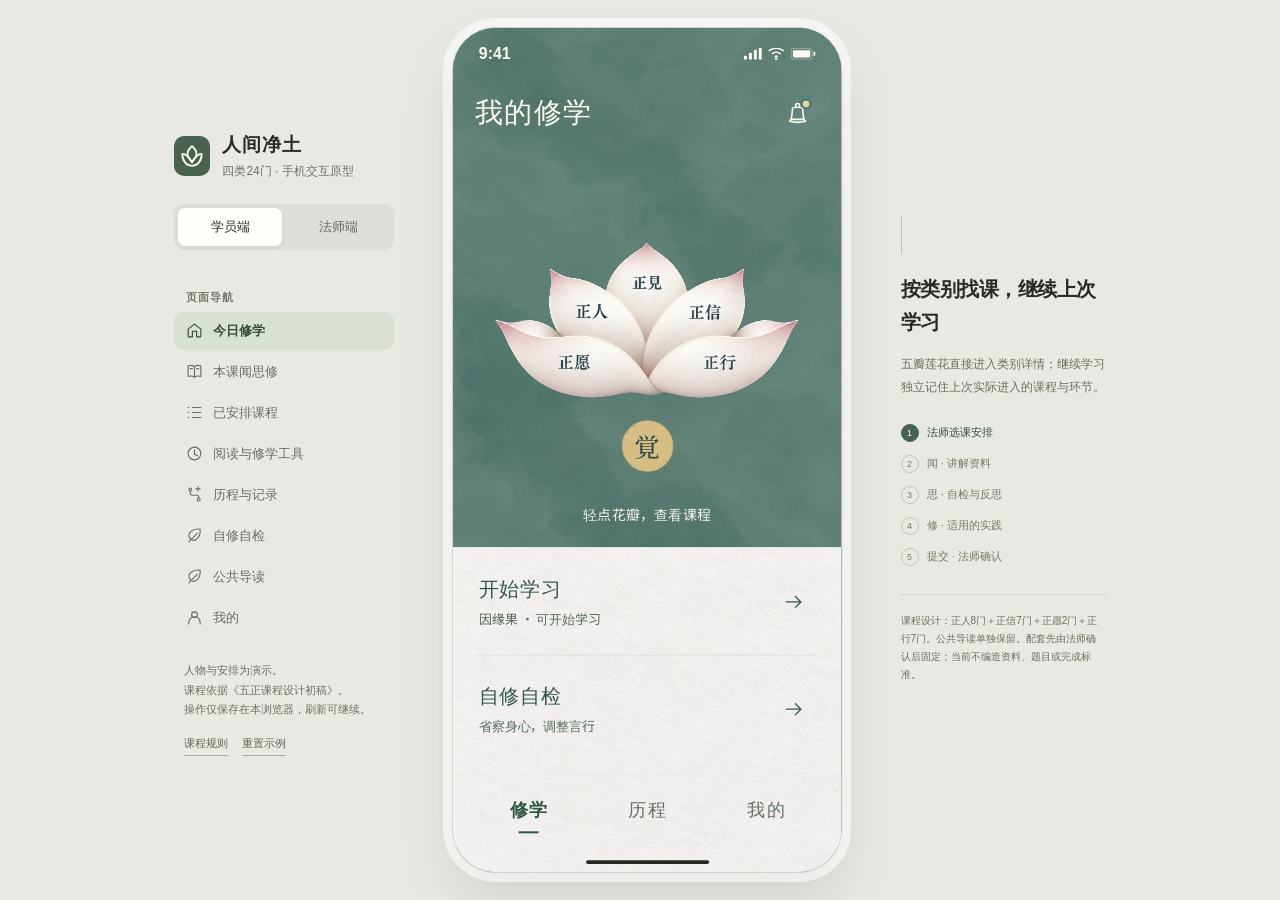
<file: prototype/index.html>
<!doctype html>
<html lang="zh-CN">
<head>
  <meta charset="utf-8">
  <meta name="viewport" content="width=device-width, initial-scale=1, viewport-fit=cover">
  <meta name="theme-color" content="#e9e9e4">
  <title>人间净土 · 修学流程原型</title>
  <link rel="icon" href="data:image/svg+xml,%3Csvg xmlns='http://www.w3.org/2000/svg' viewBox='0 0 40 40'%3E%3Crect width='40' height='40' rx='10' fill='%23476250'/%3E%3Cpath d='M20 9C10 18 13 25 20 30C27 25 30 18 20 9Z' fill='none' stroke='%23fffdf6' stroke-width='2'/%3E%3Cpath d='M8 19C8 28 13 32 20 32C27 32 32 28 32 19C26 20 22 24 20 30C18 24 14 20 8 19Z' fill='none' stroke='%23fffdf6' stroke-width='2'/%3E%3C/svg%3E">
  <link rel="stylesheet" href="styles.css?v=home-actions-aligned-2">
  <script src="curriculum.js" defer></script>
  <script src="study-tools.js" defer></script>
  <script src="study-notices.js" defer></script>
  <script src="app.js" defer></script>
</head>
<body>
  <div id="app"></div>
  <noscript>请启用 JavaScript 预览闻思修的交互流程。</noscript>
</body>
</html>
</file>
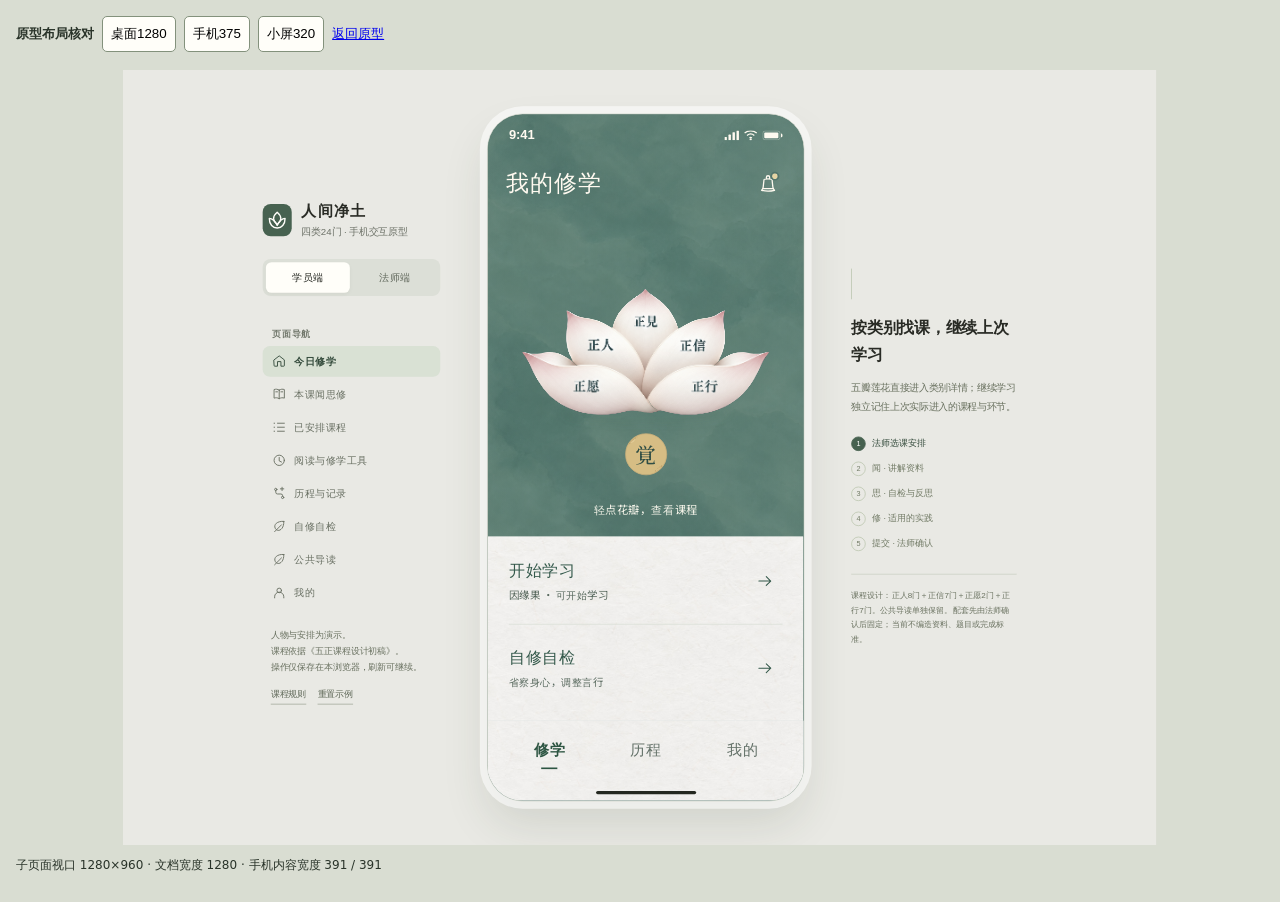
<file: prototype/qa/viewport.html>
<!doctype html><html lang="zh-CN"><meta charset="utf-8"><meta name="viewport" content="width=device-width,initial-scale=1"><title>原型布局核对</title><style>body{margin:0;padding:16px;background:#d9ddd2;font:13px system-ui;color:#293329}header{display:flex;gap:8px;align-items:center;flex-wrap:wrap;margin-bottom:18px}button{padding:8px;border:1px solid #83917c;background:#fffef9;border-radius:5px}#stage{margin:auto;position:relative}iframe{position:absolute;top:0;left:0;border:0;transform-origin:top left}output{display:block;margin:12px 0;font-size:12px}</style><header><strong>原型布局核对</strong><button data-w="1280" data-h="960">桌面1280</button><button data-w="375" data-h="812">手机375</button><button data-w="320" data-h="700">小屏320</button><a href="../">返回原型</a></header><div id="stage"><iframe title="原型响应式预览" src="../"></iframe></div><output></output><script>let w=1280,h=960;function size(){const s=Math.min(1,(innerWidth-32)/w,(innerHeight-125)/h);const f=document.querySelector('iframe');f.style.width=w+'px';f.style.height=h+'px';f.style.transform='scale('+s+')';const stage=document.querySelector('#stage');stage.style.width=w*s+'px';stage.style.height=h*s+'px';}document.addEventListener('click',e=>{if(e.target.dataset.w){w=Number(e.target.dataset.w);h=Number(e.target.dataset.h);size();}});addEventListener('resize',size);setInterval(()=>{const d=document.querySelector('iframe').contentDocument;document.querySelector('output').textContent='子页面视口 '+w+'×'+h+' · 文档宽度 '+d.documentElement.scrollWidth+' · 手机内容宽度 '+(d.querySelector('.phone-content')?.clientWidth||0)+' / '+(d.querySelector('.phone-content')?.scrollWidth||0);},500);size();</script></html>
</file>
<file: prototype/styles.css>
:root{--ink:#292b25;--muted:#69705f;--primary:#476250;--primary-deep:#344b3c;--primary-soft:#e9eee7;--paper:#fffef9;--canvas:#f6f5ee;--line:#e6e7de;--ochre:#986a38;--ochre-soft:#f5ecde;--danger:#a1483f;--stage:#e9e9e4;--radius:16px;--font:-apple-system,BlinkMacSystemFont,"PingFang SC","Microsoft YaHei",sans-serif;--serif:"Songti SC","Noto Serif SC",SimSun,serif;--phone-scale:1}
*{box-sizing:border-box}body{margin:0;background:var(--stage);color:var(--ink);font-family:var(--font);font-size:15px;-webkit-font-smoothing:antialiased}button,input,textarea,select{font:inherit}button,a{-webkit-tap-highlight-color:transparent}button{cursor:pointer;color:inherit}button:disabled{cursor:not-allowed;opacity:.48}button,input,textarea,select,a{outline-offset:4px}button:focus-visible,a:focus-visible,input:focus-visible,textarea:focus-visible,select:focus-visible{outline:2px solid var(--primary)}button{border:0}a{color:var(--primary);text-underline-offset:3px}::selection{background:#dce5d7;color:#233329}input,textarea{caret-color:var(--primary)}svg{width:22px;height:22px;flex:none;vertical-align:middle}h1,h2,h3,h4,p{margin:0}h1,h2,h3{letter-spacing:-.025em}button{transition:background .15s ease,color .15s ease,transform .15s ease}button:active:not(:disabled){transform:translateY(1px)}.preview{height:100dvh;display:flex;gap:58px;align-items:center;justify-content:center;padding:25px 34px;overflow:hidden}.preview-sidebar{width:220px;flex:none;align-self:stretch;display:flex;flex-direction:column;justify-content:center;min-height:0}.preview-brand{display:flex;gap:12px;align-items:center;margin-bottom:24px}.brand-mark{width:36px;height:40px;display:grid;place-items:center;background:var(--primary);color:var(--paper);border-radius:10px}.brand-mark svg{width:26px;height:26px}.preview-brand strong{font-size:19px;letter-spacing:.05em}.preview-brand p{font-size:12px;color:#6d7268;margin-top:5px}.role-switch{padding:4px;display:flex;background:#dcdfd7;border-radius:10px;gap:4px;margin-bottom:24px}.role-switch button{width:50%;padding:10px 6px;font-weight:550;background:transparent;border-radius:7px;color:#636a5e;font-size:13px}.role-switch .active{background:var(--paper);color:var(--ink);box-shadow:0 2px 5px #242b1c0b}.side-heading{font-size:11px;letter-spacing:.08em;color:#70766a;margin:16px 12px 7px;font-weight:600}.preview-links{display:grid;gap:3px}.preview-links button{text-align:left;display:flex;align-items:center;gap:10px;background:transparent;border-radius:9px;padding:10px 12px;font-size:13px;color:#686f62}.preview-links button svg{width:17px;height:17px}.preview-links button:hover{background:#dfe3d9}.preview-links button.active{color:var(--primary-deep);background:#d9e1d4;font-weight:600}.preview-note{font-size:11px;line-height:1.8;color:#68705f;margin:24px 10px 0}.side-actions{display:flex;gap:14px;margin:12px 10px}.side-actions button{padding:4px 0;border-bottom:1px solid #a7ad9e;background:none;font-size:11px;color:#5e6757}.phone-wrap{position:relative;flex:none;width:calc(393px * var(--phone-scale));height:calc(852px * var(--phone-scale))}.phone{position:absolute;top:0;left:0;width:393px;height:852px;transform:scale(var(--phone-scale));transform-origin:top left;display:flex;flex-direction:column;background:var(--canvas);border:1px solid #d2d6cb;border-radius:44px;box-shadow:0 0 0 9px #ffffff92,0 28px 55px #303a2421;overflow:clip;isolation:isolate}.statusbar{height:52px;flex:none;display:flex;justify-content:space-between;align-items:center;padding:0 26px;font-size:16px;font-weight:600;user-select:none}.status-icons{display:flex;align-items:center;gap:6px}.status-icons svg{width:auto;height:12px}.phone-viewport{position:relative;flex:1;min-height:0;display:flex;flex-direction:column;overflow:hidden;isolation:isolate}.phone-content{flex:1;min-height:0;overflow:auto;overscroll-behavior:contain;scrollbar-width:none;scroll-behavior:smooth}.phone-content::-webkit-scrollbar{display:none}.gesture{height:27px;flex:none;display:grid;place-items:end center;padding-bottom:8px;background:var(--paper)}.gesture:after{content:"";width:124px;height:4px;background:#242820;border-radius:5px}.app-bar{height:53px;padding:4px 20px 0;display:flex;align-items:center;justify-content:space-between;gap:8px;flex:none;background:var(--canvas)}.app-bar .bar-title{font-size:17px;font-weight:600}.back{background:transparent;width:36px;height:40px;display:grid;place-items:center;margin-left:-9px}.icon-btn{height:40px;width:40px;display:grid;place-items:center;border-radius:50%;background:none}.icon-btn:hover{background:var(--primary-soft)}.app-wordmark{display:flex;gap:9px;align-items:center;font-family:var(--serif);font-size:21px;letter-spacing:.1em}.app-wordmark svg{width:25px;height:25px;color:var(--primary)}.pad{padding:12px 22px 24px}.page-heading{font-size:27px;font-weight:650;line-height:1.4}.sub{font-size:13px;color:var(--muted);line-height:1.7}.date{font-size:12px;color:var(--muted);margin-top:5px}.greeting{padding-top:15px;margin-bottom:26px}.greeting h1{font-family:var(--serif);font-size:30px;font-weight:600;letter-spacing:.02em}.section-title{display:flex;justify-content:space-between;align-items:center;gap:8px;margin:23px 0 13px}.section-title h2{font-size:17px;font-weight:650}.text-button{background:none;padding:8px 0;color:var(--primary);font-size:12px;display:inline-flex;align-items:center;gap:2px}.text-button svg{width:14px;height:14px}.course-focus{background:var(--paper);border:1px solid #dce2d5;border-radius:var(--radius);padding:20px 18px 17px}.focus-top{display:flex;align-items:center;justify-content:space-between;gap:8px}.breadcrumb{font-size:11px;color:var(--muted);display:flex;align-items:center;gap:5px;line-height:1.6}.breadcrumb svg{width:11px;height:11px}.tag{font-size:10px;padding:5px 8px;border-radius:5px;display:inline-flex;gap:4px;align-items:center;white-space:nowrap;line-height:1.2}.tag.green{background:var(--primary-soft);color:var(--primary)}.tag.amber{background:var(--ochre-soft);color:var(--ochre)}.tag.gray{background:#eeeee7;color:#6a7062}.tag svg{width:11px;height:11px}.focus-title{font-family:var(--serif);font-size:30px;font-weight:600;margin:13px 0 7px;letter-spacing:.03em}.focus-copy{font-size:13px;color:#626b5a;line-height:1.8}.phase-track{display:flex;gap:7px;margin:20px 0 17px}.phase-track button{flex:1;display:flex;align-items:center;justify-content:center;gap:5px;height:37px;border-radius:6px;background:#eeefe8;color:#697260;font-size:12px}.phase-track button.done{color:var(--primary);background:#e5ece0}.phase-track button.current{background:#eef0df;color:#5c6742}.phase-track svg{width:14px;height:14px}.primary{background:var(--primary);color:var(--paper);width:100%;min-height:47px;padding:12px 17px;border-radius:10px;font-weight:550;font-size:14px;display:flex;align-items:center;justify-content:center;gap:8px}.primary:hover:not(:disabled){background:var(--primary-deep)}.primary svg{width:17px;height:17px}.secondary{background:var(--paper);border:1px solid #d9dfd1;color:var(--primary);min-height:45px;padding:11px 16px;border-radius:10px;font-weight:550;display:flex;align-items:center;justify-content:center;gap:7px;font-size:13px}.secondary:hover{background:var(--primary-soft)}.secondary svg{width:17px;height:17px}.quiet{border:0;background:transparent;color:var(--muted);padding:10px;font-size:12px}.small-primary{background:var(--primary);color:white;padding:8px 13px;border-radius:7px;font-size:12px;min-height:37px}.course-foot{display:flex;align-items:center;justify-content:space-between;font-size:10px;color:var(--muted);margin-top:13px}.avatar{width:31px;height:31px;background:#e9e5d9;border-radius:50%;display:inline-grid;place-items:center;color:#695e49;font-family:var(--serif);font-size:14px;flex:none}.teacher-by{display:flex;gap:6px;align-items:center}.teacher-by .avatar{width:20px;height:20px;font-size:10px}.list-row{display:flex;align-items:center;gap:12px;width:100%;text-align:left;background:none;padding:16px 0;border-bottom:1px solid var(--line)}.row-icon{height:42px;width:42px;border-radius:12px;background:#e9ede2;color:var(--primary);display:grid;place-items:center;flex:none}.row-icon.ochre{background:#f0e9db;color:var(--ochre)}.row-icon.gray{background:#ebece5;color:#7d8375}.row-main{flex:1;min-width:0}.row-main strong{font-size:14px;font-weight:550;display:block;line-height:1.5}.row-main small{font-size:11px;color:var(--muted);display:block;line-height:1.7;margin-top:3px}.row-arrow{height:17px;width:17px;color:#8d9484;flex:none}.row-end{text-align:right;font-size:12px;color:var(--primary);font-variant-numeric:tabular-nums;flex:none}.row-end small{display:block;font-size:10px;color:var(--muted);margin-top:3px}.lotus-route{position:relative;padding:20px 18px;background:#eeeee4;border-radius:14px;display:flex;align-items:center;gap:17px;text-align:left;width:100%;margin-top:25px}.route-sign{height:53px;width:53px;color:var(--primary);border:1px solid #cbd4bf;border-radius:50%;display:grid;place-items:center}.route-sign svg{width:30px;height:30px}.lotus-route strong{font-family:var(--serif);font-size:18px;letter-spacing:.04em;font-weight:600}.lotus-route small{display:block;margin-top:7px;color:var(--muted);font-size:11px}.bottom-nav{background:var(--paper);border-top:1px solid var(--line);height:63px;flex:none;display:flex;justify-content:space-around;align-items:center;padding:5px 7px 0}.bottom-nav button{background:transparent;display:flex;align-items:center;justify-content:center;flex-direction:column;gap:5px;color:#6d7564;font-size:10px;min-width:68px;min-height:48px}.bottom-nav button svg{width:21px;height:21px}.bottom-nav button.active{color:var(--primary);font-weight:600}.preview-context{width:205px;flex:none;align-self:center}.context-line{height:38px;width:1px;background:#bdc7b1;margin-bottom:19px}.preview-context h2{font-family:var(--serif);font-size:20px;line-height:1.65;font-weight:600}.preview-context>p{font-size:12px;line-height:1.9;color:#69715f;margin-top:14px}.flow-index{display:grid;gap:13px;margin-top:25px;font-size:11px;color:#727b66}.flow-index span{display:flex;align-items:center;gap:8px}.flow-index i{width:18px;height:18px;border:1px solid #bdc7b1;border-radius:50%;font-style:normal;font-size:9px;display:grid;place-items:center}.flow-index .active{color:var(--primary-deep)}.flow-index .active i{background:var(--primary);color:white;border-color:var(--primary)}.preview-context .scope-note{font-size:10px;line-height:1.8;margin-top:28px;padding-top:17px;border-top:1px solid #ccd1c5}.mobile-tools{display:none}.detail-title{font-family:var(--serif);font-size:31px;margin:14px 0 8px;line-height:1.35;letter-spacing:.04em}.detail-lead{font-size:13px;line-height:1.8;color:#656e5b;margin-bottom:20px}.guidance{padding:16px 0;margin:0 0 12px;border-top:1px solid var(--line);border-bottom:1px solid var(--line)}.guidance-head{display:flex;align-items:center;gap:8px;font-size:12px;margin-bottom:9px}.guidance p{font-size:13px;line-height:1.9;color:#505b47}.stage-block{padding:17px 0 6px;border-bottom:1px solid var(--line)}.stage-head{display:flex;align-items:center;gap:11px;margin-bottom:5px}.stage-symbol{font-family:var(--serif);font-size:24px;color:var(--primary);width:27px;flex:none}.stage-head h2{font-size:16px;flex:1}.stage-head>small{font-size:11px;color:var(--muted)}.task-row{background:none;width:100%;display:flex;align-items:center;gap:11px;text-align:left;padding:13px 0 13px 3px}.check-dot{width:18px;height:18px;border:1px solid #c9d2c0;border-radius:50%;color:var(--primary);flex:none;display:grid;place-items:center}.check-dot.done{border-color:var(--primary);background:var(--primary);color:white}.check-dot svg{width:12px;height:12px}.task-row b{display:block;font-size:13px;font-weight:500;line-height:1.65}.task-row small{color:var(--muted);font-size:11px;display:block;margin-top:2px}.action-footer{padding:12px 22px 13px;border-top:1px solid var(--line);background:var(--paper);flex:none}.action-footer>p{font-size:11px;color:var(--muted);text-align:center;margin:8px 0 0;line-height:1.5}.action-footer.dual{display:flex;gap:10px}.action-footer.dual>*{flex:1}.banner{border:1px solid #dfd6bd;background:#f6f0e2;border-radius:9px;padding:12px 13px;font-size:12px;line-height:1.8;color:#76562c;margin:14px 0}.banner.success{background:#eaf0e5;border-color:#d3ddc9;color:var(--primary)}.muted-label{font-size:11px;color:var(--muted);margin:8px 0}.reader-toolbar{display:flex;gap:8px;margin:14px 0 18px}.chip{border:1px solid var(--line);background:var(--paper);border-radius:7px;min-height:34px;padding:7px 11px;font-size:12px;color:#6f7763}.chip.active{background:var(--primary-soft);border-color:#c7d3bd;color:var(--primary);font-weight:550}.reader-paper{background:var(--paper);border:1px solid #e4e4d8;padding:27px 22px 23px;border-radius:4px;min-height:334px}.reader-paper h2{font-family:var(--serif);text-align:center;font-size:25px;font-weight:600;margin-bottom:11px}.reader-paper .paper-sub{text-align:center;color:var(--muted);font-size:10px;margin-bottom:28px;letter-spacing:.12em}.reader-paper h3{font-family:var(--serif);font-size:17px;margin:21px 0 12px}.reader-paper p{font-family:var(--serif);font-size:16px;line-height:2.2;color:#4e5546}.paper-line{height:1px;background:var(--line);margin:20px 0}.reader-pagination{display:flex;align-items:center;justify-content:space-between;margin:15px 0}.reader-pagination span{font-size:11px;color:var(--muted)}.checkbox-row{display:flex;align-items:flex-start;gap:9px;font-size:12px;line-height:1.7;padding:14px 0}.checkbox-row input{accent-color:var(--primary);width:17px;height:17px;margin:1px 0 0;flex:none}.field{margin:21px 0}.field label,.field .label{display:block;font-size:13px;font-weight:550;margin-bottom:9px;line-height:1.6}.field small{font-weight:400;color:var(--muted);font-size:11px}.field input:not([type=checkbox]):not([type=radio]),.field textarea,.field select{width:100%;background:var(--paper);border:1px solid #d6ddcc;border-radius:9px;padding:12px;color:var(--ink);font-size:13px;line-height:1.7;min-height:46px}.field textarea{resize:vertical;min-height:106px}.field textarea:focus,.field input:focus{border-color:var(--primary)}input::placeholder,textarea::placeholder{color:#717866;opacity:1}.question{padding:19px 0;border-bottom:1px solid var(--line)}.question legend{font-size:14px;font-weight:550;margin-bottom:12px;line-height:1.7;padding:0}.question{border-left:0;border-right:0;border-top:0;min-width:0;margin:0}.radio-options{display:flex;flex-wrap:wrap;gap:8px}.radio-label{display:flex;align-items:center;gap:5px;font-size:11px;line-height:1.5;background:var(--paper);border:1px solid #e0e4d7;padding:9px;border-radius:7px;cursor:pointer;min-height:37px}.radio-label:has(input:checked){background:var(--primary-soft);border-color:var(--primary);color:var(--primary)}.radio-label input{accent-color:var(--primary);margin:0;width:13px;height:13px}.error{color:var(--danger);font-size:12px;line-height:1.7;margin-top:10px}.practice-hero{display:flex;align-items:center;justify-content:space-between;padding:17px 0;border-bottom:1px solid var(--line)}.practice-hero strong{font-size:14px;font-weight:550}.practice-hero small{font-size:11px;color:var(--muted);display:block;margin-top:6px}.practice-hero b{font-variant-numeric:tabular-nums;font-size:17px;font-weight:500;color:var(--primary)}.counter-area{text-align:center;padding:29px 0 14px}.count-button{width:224px;height:224px;border-radius:50%;background:#e8eee1;border:1px solid #d2ddc6;display:flex;flex-direction:column;gap:3px;align-items:center;justify-content:center;margin:0 auto 16px;color:var(--primary)}.count-button:hover{background:#e0e9d8}.count-button:active{transform:scale(.98)!important}.count-button svg{width:31px;height:31px;margin-bottom:8px;opacity:.8}.count-button strong{font-size:53px;font-weight:350;line-height:1.15;font-variant-numeric:tabular-nums;letter-spacing:-.04em}.count-button small{font-size:11px;opacity:.8;margin-top:7px}.count-tools{display:flex;justify-content:center;gap:15px}.count-tools button{background:transparent;border:1px solid #d6deca;min-width:60px;height:36px;border-radius:8px;color:var(--primary);font-size:13px}.manual-entry{display:flex;gap:9px;align-items:center;margin-top:15px}.manual-entry input{min-width:0}.manual-entry button{flex:none}.progress-line{height:5px;background:#e7ebdf;border-radius:5px;overflow:hidden}.progress-line span{height:100%;display:block;background:var(--primary);border-radius:5px;transition:width .2s ease}.summary-row{display:flex;justify-content:space-between;align-items:center;gap:12px;padding:14px 0;border-bottom:1px solid var(--line);font-size:13px;line-height:1.6}.summary-row .value{font-size:12px;color:var(--primary);display:flex;gap:6px;align-items:center;text-align:right}.summary-row svg{width:15px;height:15px}.summary-prose{font-size:13px;line-height:1.9;color:#55614d;margin:11px 0 20px}.success-state{text-align:center;padding:40px 10px 28px}.success-mark{height:72px;width:72px;border-radius:50%;display:grid;place-items:center;background:var(--primary-soft);color:var(--primary);margin:0 auto 21px}.success-mark svg{width:33px;height:33px}.success-state h1{font-family:var(--serif);font-size:29px;margin-bottom:10px}.success-state p{font-size:13px;line-height:1.9;color:var(--muted)}.state-list{background:var(--paper);border:1px solid var(--line);border-radius:12px;padding:3px 17px;margin:15px 0}.state-list .summary-row:last-child{border:0}.plain-note{font-size:12px;line-height:1.9;color:var(--muted);padding:12px 0}.tabs{display:flex;gap:21px;border-bottom:1px solid var(--line);margin:16px 0 4px}.tabs button{background:none;font-size:13px;color:#68725e;position:relative;padding:11px 0 13px;min-height:43px}.tabs button.active{color:var(--primary);font-weight:600}.tabs button.active:after{content:"";position:absolute;bottom:-1px;left:0;right:0;height:2px;background:var(--primary)}.journey-current{margin:19px 0 20px;padding:14px 0 14px 15px;border:1px solid #d5deca;border-radius:10px;display:flex;align-items:center;gap:12px;background:var(--paper)}.journey-current svg{width:27px;height:27px;color:var(--primary)}.journey-current strong{display:block;font-family:var(--serif);font-size:19px}.journey-current small{font-size:11px;color:var(--muted);display:block;margin-top:5px}.journey-chapter{position:relative;margin-left:13px;padding:0 0 23px 26px;border-left:1px solid #d2dcc5}.journey-chapter:last-child{border:0}.journey-dot{position:absolute;top:0;left:-12px;width:24px;height:24px;border:1px solid #cbd5be;border-radius:50%;background:var(--canvas);display:grid;place-items:center;font-size:10px;color:#7f8b72}.journey-dot.current{background:var(--primary);border-color:var(--primary);color:white}.journey-dot.done{background:#e1e9d9;color:var(--primary)}.journey-dot svg{width:12px;height:12px}.journey-chapter h2{font-family:var(--serif);font-size:20px;padding-top:2px}.journey-chapter>p{font-size:11px;color:var(--muted);margin:7px 0 10px}.journey-entries{display:flex;gap:7px;flex-wrap:wrap}.journey-entries button{border:1px solid #e0e4d8;background:var(--paper);border-radius:7px;padding:9px;font-size:11px;color:#68725e;min-height:36px;display:flex;gap:5px;align-items:center}.journey-entries button svg{width:11px;height:11px}.journey-entries button.current{background:#e6ecde;border-color:#c6d4b8;color:var(--primary)}.journey-entries button.done{color:var(--primary)}.empty{text-align:center;padding:42px 14px}.empty svg{width:35px;height:35px;color:#87937d;margin-bottom:17px}.empty h2{font-size:17px;font-weight:550;margin-bottom:9px}.empty p{font-size:12px;line-height:1.9;color:var(--muted)}.profile{display:flex;align-items:center;gap:14px;margin:18px 0 24px}.profile>.avatar{height:55px;width:55px;font-size:24px;background:#e0e7d7;color:var(--primary)}.profile h1{font-family:var(--serif);font-size:26px;font-weight:600}.profile p{font-size:12px;color:var(--muted);margin-top:6px}.stat-inline{display:flex;gap:0;margin:15px 0 20px;border-top:1px solid var(--line);border-bottom:1px solid var(--line);padding:17px 0}.stat-inline>div{flex:1;border-right:1px solid var(--line);text-align:center}.stat-inline>div:last-child{border:0}.stat-inline strong{font-size:21px;font-weight:500;display:block}.stat-inline small{font-size:11px;color:var(--muted);display:block;margin-top:6px}.student-row>.avatar{width:45px;height:45px;font-size:19px;background:#e2e9d9;color:var(--primary)}.search{display:flex;align-items:center;gap:9px;border:1px solid #e0e4d7;background:var(--paper);border-radius:10px;margin:20px 0 8px;padding:0 12px;height:43px}.search svg{width:17px;height:17px;color:var(--muted)}.search input{background:transparent;border:0;width:100%;height:100%;font-size:12px;outline:0}.assign-option{display:flex;gap:11px;align-items:flex-start;border-bottom:1px solid var(--line);padding:16px 0;cursor:pointer}.assign-option input{margin:4px 0 0;accent-color:var(--primary);width:17px;height:17px;flex:none}.assign-option strong{font-size:14px;font-weight:550}.assign-option p{font-size:12px;color:var(--muted);margin:5px 0;line-height:1.7}.form-grid{display:grid;grid-template-columns:1fr 1fr;gap:12px}.required-line{display:flex;align-items:center;gap:9px;padding:10px 0;font-size:13px}.required-line input{accent-color:var(--primary);height:16px;width:16px;margin:0}.review-title{font-family:var(--serif);font-size:26px;margin:14px 0 9px}.review-section{padding:19px 0;border-bottom:1px solid var(--line)}.review-section h2{font-size:16px;margin-bottom:10px}.review-section h2 span{font-family:var(--serif);font-weight:400;font-size:19px;margin-right:8px;color:var(--primary)}.review-section>p{font-size:13px;color:#536049;line-height:1.9}.review-section small{font-size:11px;color:var(--muted);display:block;line-height:1.8;margin-top:8px}.review-answer{margin-top:9px;font-size:12px;line-height:1.8;color:#5c6751}.review-answer b{color:var(--primary);font-weight:500}.record-line{display:flex;gap:12px;padding:17px 0;border-bottom:1px solid var(--line)}.record-line>.row-icon{height:35px;width:35px;border-radius:9px}.record-line strong{font-weight:500;font-size:13px}.record-line p{font-size:11px;color:var(--muted);line-height:1.8;margin-top:5px}.toast{position:absolute;bottom:20px;left:50%;transform:translateX(-50%);max-width:calc(100% - 35px);width:max-content;padding:11px 16px;border-radius:9px;background:#303c2e;color:#fffef9;font-size:12px;line-height:1.7;z-index:30;box-shadow:0 6px 15px #23301a24;pointer-events:none}.toast.error-toast{background:#8e4339}.modal{position:absolute;inset:0;background:#2028195c;display:flex;align-items:flex-end;z-index:20;padding-top:45px}.sheet{background:var(--paper);border-radius:22px 22px 0 0;padding:23px 22px 24px;width:100%;max-height:100%;overflow:auto;box-shadow:0 -5px 30px #20281912}.sheet-head{display:flex;align-items:center;justify-content:space-between;gap:12px;margin-bottom:13px}.sheet-head h2{font-size:19px;font-weight:600}.sheet-head .icon-btn{height:30px;width:30px}.sheet>p{font-size:13px;line-height:1.9;color:var(--muted);margin:12px 0 22px}.sheet-actions{display:flex;gap:11px;margin-top:20px}.sheet-actions>*{flex:1}.sheet textarea{width:100%;border:1px solid #d4dccb;background:var(--canvas);padding:12px;border-radius:9px;min-height:115px;resize:vertical;font-size:13px;line-height:1.8}.review-stamp{font-size:12px;color:var(--primary);display:flex;gap:6px;align-items:center;margin-top:15px}.review-stamp svg{width:15px;height:15px}.revision-note{background:#f5eee0;border-radius:10px;padding:14px;margin:17px 0;color:#7b5c33;font-size:12px;line-height:1.9}.small-gap{margin-top:14px}.space-top{margin-top:23px}.center{text-align:center}.flex-row{display:flex;gap:10px;align-items:center}.flex-row>*{flex:1}.notice-dot{width:5px;height:5px;border-radius:50%;background:var(--ochre);display:inline-block}.history-label{font-size:11px;color:var(--muted);margin:18px 0 7px}.not-applicable{color:var(--muted);font-size:12px;padding:12px 0}.snapshot-note{font-size:10px;color:var(--muted);margin:14px 0;line-height:1.8}
@media(min-width:1450px){.preview{gap:76px}}@media(max-width:1080px){.preview-context{display:none}.preview{gap:45px}.preview-sidebar{width:205px}}@media(max-width:700px){.preview-sidebar{display:none}.preview{padding:53px 18px 18px;gap:0;align-items:flex-start}.mobile-tools{display:flex;position:fixed;top:9px;left:18px;right:18px;justify-content:space-between;align-items:center;font-size:11px;color:#5c6652}.mobile-tools button{border:1px solid #cbd2c2;background:#f6f6ef;padding:7px 10px;border-radius:7px;font-size:11px}.mobile-tools .mini-brand{font-family:var(--serif);font-size:14px;color:#485641}.phone{box-shadow:0 0 0 7px #ffffff85,0 15px 30px #303a241c}.preview-context{display:none}}@media(prefers-reduced-motion:reduce){*{transition:none!important;scroll-behavior:auto!important}}

/* Homepage: five-petal curriculum navigation, based on the supplied emblem. */
.lotus-home{padding-top:14px}.lotus-heading{display:flex;align-items:center;justify-content:space-between;gap:12px;margin:7px 0 3px}.lotus-heading h1{font-family:var(--serif);font-size:28px;font-weight:600;line-height:1.4;letter-spacing:.025em}.lotus-heading p{font-size:14px;color:var(--muted);margin-top:7px;line-height:1.6}.study-lotus{width:306px;max-width:100%;margin:1px auto 0}.lotus-map{display:block;width:100%;height:auto;vertical-align:top;overflow:visible}.lotus-petal,.lotus-center{cursor:pointer;outline:none}.lotus-petal .petal-silhouette{transition:stroke-width .18s ease,filter .18s ease}.lotus-petal:hover .petal-silhouette{stroke:#fff4cf;stroke-width:2.8}.lotus-petal:focus-visible .petal-silhouette{stroke:#fff9de;stroke-width:4.2}.lotus-petal text,.lotus-petal>circle,.lotus-petal>path:not(.petal-silhouette),.lotus-center text{pointer-events:none}.petal-name{font-family:var(--serif);font-size:26px;font-weight:500;fill:#f8ebc9;letter-spacing:.075em}.petal-state{font-family:var(--font);font-size:16px;fill:#e9e1ca;letter-spacing:0}.lotus-awakening{font-family:var(--serif);font-size:45px;fill:#f4e5bc;font-weight:400}.lotus-center-label{font-family:var(--serif);font-size:15px;fill:#ecdfb9;letter-spacing:.08em}.lotus-center:hover>circle:first-child,.lotus-center:focus-visible>circle:first-child{stroke:#fff9de;stroke-width:4}.lotus-hint{text-align:center;font-size:10px;letter-spacing:.06em;line-height:1.6;color:var(--muted);margin:1px 0 14px}.lotus-branch-head{display:flex;justify-content:space-between;align-items:center;gap:10px;margin-bottom:11px}.lotus-branch-head h2{font-family:var(--serif);font-size:21px;font-weight:600;display:flex;align-items:center;gap:9px}.lotus-branch-head h2 span{font-family:var(--font);font-size:10px;font-weight:400;color:var(--primary);border:1px solid #c8d2bf;display:grid;place-items:center;width:21px;height:21px;border-radius:4px}.lotus-branch-head>span{font-size:11px;color:var(--muted)}.lotus-course{border:1px solid #dce2d5;border-radius:14px;background:var(--paper);padding:13px 15px 14px}.lotus-course-title{display:flex;align-items:center;justify-content:space-between;margin:7px 0 0}.lotus-course-title h3{font-family:var(--serif);font-size:25px;font-weight:600}.lotus-course-title>span{font-size:10px;color:var(--muted)}.lotus-course .phase-track{margin:12px 0}.lotus-course .phase-track button{min-height:30px;padding:7px 4px;font-size:10px}.lotus-course .primary{min-height:42px;padding-top:11px;padding-bottom:11px;font-size:13px}.lotus-empty{padding:21px 15px 13px;background:var(--paper);border:1px solid var(--line);border-radius:14px}.lotus-empty p{font-size:14px;margin-bottom:9px}.lotus-empty small{font-size:11px;color:var(--muted);line-height:1.9}.lotus-empty .text-button{margin-top:11px;display:flex}.lotus-all{display:flex;align-items:center;justify-content:space-between;width:100%;background:transparent;padding:18px 0 13px;margin-top:9px;border-bottom:1px solid var(--line);font-size:13px}.lotus-all>span:last-child{color:var(--muted);font-size:11px;display:flex;gap:3px;align-items:center}.lotus-all svg{width:13px;height:13px}.lotus-note{font-size:10px}
@media(prefers-reduced-motion:reduce){.lotus-petal .petal-silhouette{transition:none}}

/* Units are the assignment boundary; a learner's route follows actual assignments. */
.space-top-sm{margin-top:8px}.unit-description{font-size:13px;line-height:1.9;color:#55614d;margin:14px 0 18px}.unit-deadline{display:block;margin-top:11px;color:var(--muted);font-size:11px}.reader-title{font-family:var(--serif);font-size:25px;font-weight:600;margin:10px 0 7px}.unit-filters{display:flex;flex-wrap:wrap;gap:7px;margin:20px 0 9px}.unit-filters .chip{padding:8px 11px;min-height:34px}.unit-choice{padding:16px 0 12px;border-bottom:1px solid var(--line)}.unit-choice>label{display:flex;gap:11px;align-items:flex-start;cursor:pointer}.unit-choice input{width:17px;height:17px;accent-color:var(--primary);flex:none;margin:3px 0 0}.unit-choice label strong{font-size:16px;font-weight:550}.unit-choice label small{display:block;font-size:11px;color:var(--muted);margin-top:7px;line-height:1.6}.unit-choice>p{font-size:12px;color:#55614d;line-height:1.8;margin:10px 0 0 28px}.unit-choice-foot{display:flex;justify-content:space-between;gap:8px;align-items:center;margin:2px 0 0 28px}.unit-choice-foot>span{font-size:11px;color:var(--muted)}.unit-choice.already-assigned>label{cursor:default}.unit-choice.already-assigned label strong{color:var(--muted)}.unit-target{padding:13px 0 19px;border-bottom:1px solid var(--line)}.unit-target>div{display:flex;align-items:center;justify-content:space-between;gap:10px}.unit-target strong{font-size:14px;font-weight:550}.unit-target label{font-size:12px;display:block;margin:8px 0}.unit-target input{width:100%;min-height:44px;background:var(--paper);border:1px solid #d6ddcc;border-radius:9px;padding:11px 12px;font-size:14px;color:var(--ink)}.unit-material-preview{display:flex;align-items:center;gap:10px;padding:15px 0;border-bottom:1px solid var(--line);font-size:14px}.unit-material-preview:last-child{border-bottom:0}.unit-material-preview svg{color:var(--primary);width:18px;height:18px}.unit-material-preview span{flex:1}.unit-material-preview small{font-size:11px;color:var(--muted)}.journey-summary{display:flex;justify-content:space-between;gap:15px;border-top:1px solid var(--line);border-bottom:1px solid var(--line);padding:16px 0;margin:22px 0 28px;font-size:12px;color:var(--muted)}.journey-summary b{font-weight:600;color:var(--primary);font-size:15px;padding:0 3px}.personal-route{position:relative;isolation:isolate;margin-top:6px}.personal-route:before{content:"";position:absolute;z-index:-1;top:23px;bottom:137px;left:2px;width:44px;background:url("data:image/svg+xml,%3Csvg xmlns='http://www.w3.org/2000/svg' width='44' height='160' viewBox='0 0 44 160'%3E%3Cpath d='M22 0C-7 53 51 107 22 160' fill='none' stroke='%23becabb' stroke-width='1.4'/%3E%3C/svg%3E") repeat-y}.route-node{position:relative;min-height:160px;padding:0 0 25px 58px}.route-dot{position:absolute;left:14px;top:13px;display:grid;place-items:center;width:20px;height:20px;border:1px solid #9cae98;border-radius:50%;background:var(--canvas);color:var(--primary)}.route-dot svg{width:12px;height:12px}.route-node.completed .route-dot{background:var(--primary);border-color:var(--primary);color:var(--paper)}.route-node.current .route-dot{border:2px solid var(--primary)}.route-node.current .route-dot>span{width:6px;height:6px;border-radius:50%;background:var(--primary)}.route-node.submitted .route-dot{background:var(--ochre-soft);color:var(--ochre);border-color:var(--ochre)}.route-content{display:flex;width:100%;text-align:left;background:transparent;flex-direction:column;align-items:flex-start;padding:0 0 13px;border-bottom:1px solid var(--line)}.route-meta{font-size:11px;line-height:1.6;color:var(--muted)}.route-title{display:flex;justify-content:space-between;align-items:center;gap:8px;width:100%;font-family:var(--serif);font-weight:600;font-size:23px;margin-top:8px;line-height:1.5}.route-title svg{width:15px;height:15px;color:var(--primary)}.route-path{font-size:11px;color:var(--muted);margin-top:5px;line-height:1.8}.route-state{display:flex;align-items:center;gap:10px;margin-top:11px;flex-wrap:wrap}.route-state>small{font-size:10px;color:var(--muted)}.route-content:hover .route-title{color:var(--primary)}
.submission-materials{padding:0 3px 10px}.submission-materials>div{display:flex;align-items:center;gap:8px;font-size:12px;padding:9px 0;color:var(--primary)}.submission-materials svg{width:14px;height:14px}.submission-materials span{flex:1}.submission-materials small{font-size:10px;color:var(--muted)}
/* The lotus distinguishes understanding (正见) from the four practice domains. */
.lotus-mode{pointer-events:none}.lotus-mode circle{stroke:#ead8a7;stroke-width:1}.lotus-mode text{font:600 15px var(--serif);letter-spacing:0}.lotus-mode.theory circle{fill:#efddb0}.lotus-mode.theory text{fill:#164d50}.lotus-mode.practice circle{fill:#164f54}.lotus-mode.practice text{fill:#f3e5bd}.lotus-relation{display:grid;justify-content:center;gap:7px;margin:14px 0 24px;font-size:13px;line-height:1.6;color:#55614d}.lotus-relation>span{display:flex;align-items:center;gap:8px;white-space:nowrap}.lotus-relation b{font-family:var(--serif);font-size:14px;font-weight:600;width:21px;height:21px;display:grid;place-items:center;border-radius:4px;background:#e9e1cd;color:#625434}.lotus-relation>span+span b{background:var(--primary-soft);color:var(--primary)}
/* Source-backed themes and explicit unresolved curriculum definitions. */
.source-path{font-size:12px;line-height:1.9;color:var(--primary);margin:14px 0;overflow-wrap:anywhere}.source-path>span{color:var(--muted);padding:0 2px}.definition-notice{background:#f2eddf;border-radius:10px;padding:14px 15px;margin:18px 0;color:#715832;font-size:12px;line-height:1.9}.definition-notice strong{font-size:13px;font-weight:550}.definition-notice p{margin-top:7px}.source-marker,.source-note{font-size:12px;line-height:1.9;color:var(--muted);margin:14px 0}.source-note{background:var(--paper);padding:13px;border:1px solid var(--line);border-radius:9px;color:#6b5a3d}.source-tree{padding:0 0 0 18px;margin:11px 0 20px}.source-tree li{font-size:13px;line-height:1.8;padding:8px 0;border-bottom:1px solid var(--line)}.source-tree small{display:block;color:var(--muted);font-size:11px}.pending-list{padding-left:19px;font-size:13px;line-height:1.9;color:#655a43;margin:12px 0 22px}.pending-list li{padding:5px 0}.source-group{border-top:1px solid var(--line);margin:8px 0}.source-group>summary{cursor:pointer;min-height:48px;padding:14px 0;font-size:14px;font-weight:550;color:var(--primary);line-height:1.5}.source-group>summary small{float:right;font-size:11px;font-weight:400;color:var(--muted);padding-right:2px}.source-group .unit-choice{padding-left:4px}.selected-source{display:flex;align-items:center;justify-content:space-between;gap:10px;border-bottom:1px solid var(--line);font-size:12px;line-height:1.8;padding:7px 0}.pending-methods{margin:22px 0}.pending-methods button{display:flex;align-items:center;gap:10px;width:100%;padding:15px 0;background:transparent;border-bottom:1px solid var(--line);text-align:left;font-size:12px}.pending-methods b{font-family:var(--serif);font-size:23px;font-weight:400;color:var(--primary)}.pending-methods span{flex:1;color:var(--muted)}.pending-methods svg{width:15px;height:15px;color:var(--primary)}

/* Mentor configuration fields share the existing paper form style. */
.field input:not([type=checkbox]):not([type=radio]),.field select{width:100%;min-height:44px;border:1px solid #d4dccb;border-radius:9px;background:var(--paper);padding:11px 12px;color:var(--ink);font-size:13px}.field select{appearance:auto}

/* v5: whole courses, explicit pairing gaps, and personal check-in settings. */
.course-counts{display:flex;justify-content:space-between;gap:8px;margin:22px 0 16px;padding:16px 0;border-block:1px solid var(--line)}.course-counts>span{display:flex;flex-direction:column;align-items:center;gap:6px;color:var(--muted);font-size:11px;flex:1}.course-counts b{color:var(--primary);font-family:var(--serif);font-weight:500;font-size:27px}.confirmed-pairing{background:#eaf0e6;border-left:2px solid #8d9f80;padding:14px 16px;color:var(--primary);font-size:12px;line-height:1.8}.confirmed-pairing strong{font-weight:600}.confirmed-pairing .pending-list{margin:6px 0 8px;padding-left:16px;color:var(--primary)}.confirmed-pairing .pending-list li{padding:3px 0}.confirmed-pairing p{font-size:11px;color:var(--muted)}.course-pairing .definition-notice{margin-bottom:6px}.lotus-heading>.tag{white-space:nowrap;font-size:10px}.lotus-course-title h3{overflow-wrap:anywhere}.lotus-course-title{margin:8px 0}.unit-material-preview small{max-width:100px;text-align:right;flex:none;line-height:1.7}.list-row .row-main{min-width:0}.list-row small,.list-row strong{overflow-wrap:anywhere}.course-pairing .source-path{padding:12px 14px;background:var(--paper);border:1px solid var(--line);border-radius:9px}.lotus-branch-head>span{font-size:10px}.field textarea{min-height:115px}.source-group>summary small{float:none}

/* Homepage: petals navigate to categories; resuming study is independent. */
.lotus-home .study-lotus{width:320px;margin:18px auto 0}.resume-section{margin-top:25px}.resume-entry{display:flex;align-items:center;justify-content:space-between;gap:16px;width:100%;padding:18px 0;text-align:left;background:transparent;border-block:1px solid var(--line)}.resume-entry:hover{background:var(--primary-soft)}.resume-entry-copy{flex:1;min-width:0}.resume-entry-copy strong{display:block;font-family:var(--serif);font-size:23px;font-weight:600;line-height:1.5;overflow-wrap:anywhere}.resume-entry-copy small{display:block;font-size:14px;line-height:1.7;color:var(--muted);margin-top:5px;overflow-wrap:anywhere}.resume-entry-action{display:inline-flex;align-items:center;gap:8px;flex:none;min-height:44px;font-size:15px;font-weight:550;color:var(--primary-deep)}.resume-entry-action svg{width:19px;height:19px}.home-empty{padding:14px 0 6px;min-height:130px}.home-empty h3{font-family:var(--serif);font-size:20px;font-weight:500;line-height:1.7}.home-empty p{font-size:12px;color:var(--muted);line-height:1.8;margin:6px 0}.home-empty .text-button{min-height:44px;font-size:13px}.category-intro{margin-top:5px}.category-assignment{display:flex;align-items:center;justify-content:space-between;gap:15px;width:100%;min-height:88px;padding:15px 0;background:transparent;text-align:left;border-bottom:1px solid var(--line)}.category-assignment strong{font-family:var(--serif);font-size:23px;font-weight:600;line-height:1.6}.category-assignment small{display:block;font-size:12px;line-height:1.7;color:var(--muted);margin-top:5px}.category-assignment>svg{width:17px;height:17px;color:var(--primary)}.category-assignment:hover{background:var(--primary-soft)}.category-empty{padding:14px 0 18px}.category-empty p{font-size:15px;line-height:1.8}.category-empty small{font-size:12px;line-height:1.8;color:var(--muted);display:block;margin-top:6px}.category-unassigned{margin-top:30px}.catalog-grid{display:grid;grid-template-columns:repeat(2,minmax(0,1fr));gap:0 18px;border-top:1px solid var(--line)}.catalog-course{display:flex;flex-direction:column;align-items:flex-start;justify-content:center;min-width:0;min-height:93px;padding:15px 0;border-bottom:1px solid var(--line);text-align:left;background:transparent}.catalog-course strong{font-size:17px;font-weight:500;line-height:1.6;overflow-wrap:anywhere}.catalog-course>span{display:flex;gap:5px;align-items:center;color:var(--muted);font-size:11px;margin-top:7px;line-height:1.5}.catalog-course>span svg{width:13px;height:13px}.catalog-course:hover{background:var(--primary-soft)}

/* Reading and practice tools share the paper interface; records have a single home. */
.timer-ribbon{display:flex;align-items:center;gap:8px;min-height:38px;flex:none;background:#e9eee7;color:var(--primary-deep);padding:7px 22px;font-size:11px;text-align:left}.timer-ribbon>svg{width:15px;height:15px}.timer-ribbon>b{margin-left:auto;font-variant-numeric:tabular-nums;font-weight:600}.history-filters{display:flex;gap:6px;flex-wrap:wrap;margin:18px 0 10px}.history-filters .chip{min-height:40px;padding:8px 12px;font-size:12px}.history-entry{display:flex;align-items:flex-start;gap:12px;width:100%;text-align:left;background:none;padding:17px 0;border-bottom:1px solid var(--line)}.history-entry>.row-icon{width:34px;height:34px;border-radius:8px}.history-entry>span:nth-child(2){flex:1;min-width:0}.history-entry strong{display:block;font-size:15px;font-weight:550;line-height:1.6}.history-entry small,.history-entry time{display:block;font-size:12px;color:var(--muted);line-height:1.8;margin-top:4px;overflow-wrap:anywhere}.history-entry time{font-size:11px}.history-entry>svg{width:14px;height:14px;color:var(--muted);margin-top:6px}.record-detail-main{font-family:var(--serif);font-size:23px;line-height:1.8;margin:27px 0;overflow-wrap:anywhere}.study-timer{padding:37px 0 34px;text-align:center}.study-timer>span{font-size:13px;color:var(--primary)}.study-timer>strong{display:block;font-size:49px;line-height:1.5;font-weight:450;font-variant-numeric:tabular-nums;letter-spacing:-.025em;margin:12px 0}.study-timer>p{font-size:12px;color:var(--muted);line-height:1.8}.tool-action-row{display:flex;gap:12px;margin-top:18px}.tool-action-row>*{flex:1;min-width:0}.tool-discard{display:block;margin:14px auto;font-size:12px}.counter-heading{margin:10px 0}.counter-heading .sub{margin-top:6px}.chant-manual{display:flex;gap:8px;align-items:center}.chant-manual>input{min-width:0}.chant-manual button{white-space:nowrap;flex:none;min-height:44px}.reader-file-actions{display:flex;justify-content:space-between;align-items:center;gap:9px;margin:11px 0 19px}.import-text-button{display:flex;align-items:center;gap:7px;position:relative;cursor:pointer;font-size:13px;color:var(--primary);min-height:44px;overflow:hidden;padding:9px 2px}.import-text-button svg{width:17px;height:17px}.import-text-button input{position:absolute;inset:0;opacity:0;cursor:pointer;width:100%}.import-text-button:focus-within{outline:2px solid var(--primary);outline-offset:3px}.reader-origin{font-size:11px;line-height:1.8;color:var(--muted);border-bottom:1px solid var(--line);padding-bottom:12px}.reader-missing{padding:31px 4px 35px;text-align:center}.reader-missing>svg{width:38px;height:38px;color:var(--primary);margin:0 0 20px}.reader-missing h1{font-family:var(--serif);font-size:25px}.reader-missing p{font-size:13px;line-height:1.9;color:var(--muted);margin-top:15px}.reader-missing small{font-size:11px;line-height:1.9;display:block;margin-top:22px;color:var(--muted)}.reader-tool>.reader-title{overflow-wrap:anywhere;font-size:23px}.reader-controls{border-block:1px solid var(--line);margin:18px 0 5px}.reader-controls>summary{cursor:pointer;min-height:44px;padding:13px 0;font-size:13px;color:var(--primary)}.reader-setting-fields{display:flex;gap:10px;margin:14px 0}.reader-setting-fields label{flex:1;min-width:0;font-size:12px;color:var(--muted)}.reader-setting-fields select{display:block;width:100%;min-height:42px;background:var(--paper);border:1px solid var(--line);border-radius:7px;margin-top:7px;color:var(--ink);padding:6px}.reader-jump{display:flex;align-items:center;gap:10px;margin-bottom:15px;font-size:12px}.reader-jump input{min-width:0;width:75px;min-height:42px;border:1px solid var(--line);border-radius:7px;padding:7px}.reader-jump button{min-height:42px}.reader-bookmarks{display:flex;flex-wrap:wrap;gap:7px;padding:3px 0 17px}.reader-bookmarks .chip{min-height:40px;font-size:12px}.reader-page-tools{display:flex;align-items:center;justify-content:space-between;gap:8px;color:var(--muted);font-size:11px;margin:8px 0}.reader-page-tools .text-button{min-height:40px;font-size:12px}.personal-reader-paper{white-space:pre-wrap;overflow-wrap:anywhere;padding:20px 0;color:var(--ink);font-family:var(--serif);min-height:180px}.night-reader{background:#25312b;--ink:#f0ede3;--muted:#bdc9bb;--primary:#c8d5b9;--paper:#2c3b32;--line:#4f6055}.night-reader .personal-reader-paper{color:var(--ink)}.night-reader input{background:var(--paper);color:var(--ink)}.reader-pagination{padding:10px 0}.reader-pagination button{min-height:44px}.reader-pagination>span{font-size:12px;white-space:nowrap}
.reader-footer{flex:none;background:var(--paper);padding:0 22px;border-top:1px solid var(--line)}.reader-footer .reader-pagination{margin:0;padding:5px 0}.reader-footer .reader-pagination .text-button{font-size:13px}.reader-footer .reader-pagination>span{color:var(--muted)}
.night-reader{color:var(--ink)}

/* Session context, full-page end review and saved daily totals. */
.timer-stage{border:0;padding:0;margin:20px 0;display:flex;gap:10px}.timer-stage legend{font-size:13px;margin-bottom:10px;color:var(--primary-deep)}.timer-stage label{flex:1;min-width:0;cursor:pointer;position:relative}.timer-stage input{position:absolute;left:10px;top:12px;accent-color:var(--primary);width:14px;height:14px}.timer-stage span{display:block;border:1px solid var(--line);border-radius:9px;padding:11px 6px 11px 30px;background:var(--paper)}.timer-stage input:checked+span{border-color:var(--primary);background:var(--primary-soft)}.timer-stage input:focus-visible+span{outline:2px solid var(--primary);outline-offset:3px}.timer-stage b{font-size:16px;font-weight:550}.timer-stage small{display:block;font-size:10px;color:var(--muted);line-height:1.8;margin-top:4px}.timer-stage input:disabled+span{cursor:default}.daily-timer-summary{border-block:1px solid var(--line);padding:17px 0;margin:23px 0 15px}.daily-timer-summary>div{display:flex;align-items:center;justify-content:space-between;gap:10px;font-size:13px;color:var(--primary)}.daily-timer-summary small{font-size:10px;line-height:1.8;color:var(--muted)}.daily-timer-summary>strong{display:block;font-size:31px;font-weight:450;line-height:1.5;font-variant-numeric:tabular-nums;margin:10px 0 7px}.daily-timer-summary>p{font-size:11px;color:var(--primary-deep);line-height:2;overflow-wrap:anywhere;margin-bottom:6px}.history-date{display:flex;align-items:center;gap:8px;margin-top:19px;font-size:12px}.history-date input{flex:1;min-width:0;min-height:44px;border:1px solid var(--line);border-radius:7px;background:var(--paper);padding:9px;color:var(--ink);font:inherit}.history-date button{font-size:12px;min-height:44px}.duration-fields{display:flex;gap:10px;margin-top:12px}.duration-fields>label{flex:1;min-width:0}.duration-fields span{display:block;font-size:11px;color:var(--muted);margin-top:6px}.duration-fields input{text-align:center;font-variant-numeric:tabular-nums}.timer-measured{padding:15px 0;border-bottom:1px solid var(--line);font-size:12px;color:var(--primary);margin:15px 0 22px;line-height:1.9}.timer-review .field{margin:20px 0}.timer-review .field>label small{font-weight:400;color:var(--muted);font-size:11px}.timer-record-meta{margin:15px 0 22px;border-block:1px solid var(--line);padding:10px 0}.timer-record-meta>div{display:flex;justify-content:space-between;gap:15px;font-size:12px;line-height:2.4}.timer-record-meta dt{color:var(--muted)}.timer-record-meta dd{margin:0}.saved-timer-duration{text-align:center;font-size:40px;font-variant-numeric:tabular-nums;color:var(--primary-deep);margin:10px 0 16px}.timer-ribbon>span{min-width:0;overflow:hidden;text-overflow:ellipsis;white-space:nowrap}.timer-ribbon>b{flex:none}

/* Timing is secondary to content; the contextual bar keeps pause/end within reach. */
.auto-timer-ribbon{flex:none;background:#e9eee7;border-bottom:1px solid var(--line)}.auto-timer-ribbon .timer-ribbon{width:100%;min-height:38px}.auto-timer-controls{display:flex;gap:16px;padding:0 22px 6px;justify-content:flex-end}.auto-timer-controls button{min-height:36px;padding:4px 0;background:transparent;color:var(--primary-deep);font-size:12px}.timer-conflict{font-size:11px;color:var(--primary-deep);line-height:1.8;padding:0 22px 9px}

/* A quiet long-form article, with a persistent sample label and fixed chapter navigation. */
.demo-article-label{display:flex;align-items:center;gap:10px;border-bottom:1px solid var(--line);padding-bottom:13px;font-size:11px;color:var(--muted)}.demo-article-label>span{background:var(--primary-soft);color:var(--primary-deep);border-radius:4px;padding:4px 7px;flex:none}.demo-article-label small{font-size:10px;line-height:1.8}.article-course{font-size:12px;color:var(--muted);margin:21px 0 10px}.article-title{font-family:var(--serif);font-size:29px;font-weight:600;line-height:1.5;margin:0 0 23px}.demo-article .reader-controls{margin-top:15px}.article-directory{display:flex;flex-direction:column;padding:3px 0 14px;gap:3px}.article-directory button{background:transparent;text-align:left;min-height:42px;padding:9px 0;color:var(--muted);font-size:13px;border-bottom:1px solid var(--line)}.article-directory button[aria-current]{color:var(--primary);font-weight:600}.demo-article-body{font-family:var(--serif);color:var(--ink);padding:12px 0 22px}.demo-article-body h2{font-size:1.1em;font-weight:600;margin:5px 0 24px;line-height:1.7}.demo-article-body p{margin:0 0 1.35em;text-align:left;overflow-wrap:anywhere}.demo-total-note{color:var(--muted);font-size:11px}.night-reader .demo-article-label>span{background:var(--paper);color:var(--ink)}

/* Personal history connects events in time, never courses into invented stages. */
.path-order{font-size:11px;color:var(--muted);margin:15px 0 21px}.path-day{margin:22px 0 26px}.path-day>h2{font-size:13px;font-weight:550;color:var(--primary-deep);margin-bottom:11px}.path-events{position:relative}.path-events:before{content:"";position:absolute;left:16px;top:20px;bottom:35px;width:1px;background:var(--line)}.path-event{position:relative;gap:12px;padding:14px 0 17px;align-items:flex-start}.path-event-dot{display:grid;place-items:center;flex:none;width:33px;height:33px;background:var(--canvas);color:var(--primary)}.path-event-dot svg{width:17px;height:17px}.path-event .path-event-meta{display:flex;align-items:center;justify-content:space-between;gap:10px;color:var(--muted);font-size:10px;margin:0 0 5px}.path-event .path-event-meta time{font-size:10px;margin:0;white-space:nowrap}.path-event-excerpt{font-size:12px;line-height:1.8;color:var(--muted);margin-top:8px;display:-webkit-box;-webkit-line-clamp:2;-webkit-box-orient:vertical;overflow:hidden}.path-daily-totals{margin:20px 0;border-block:1px solid var(--line)}.path-daily-totals>summary{min-height:44px;padding:13px 0;font-size:12px;color:var(--primary);cursor:pointer}.path-daily-totals .daily-timer-summary{border:0;margin:0;padding-top:4px}.journey-course-summary{display:flex;justify-content:space-between;gap:12px;font-size:12px;color:var(--muted);margin:18px 0}.journey-course{border-block-start:1px solid var(--line);padding:21px 0}.journey-course>div:first-child{display:flex;align-items:center;justify-content:space-between;gap:12px}.journey-course h2{font-family:var(--serif);font-size:24px;font-weight:600}.journey-course>div:first-child>span{font-size:11px;color:var(--muted)}.journey-course-state{font-size:12px;color:var(--primary);margin-top:10px}.journey-course-last{font-size:12px;color:var(--muted);line-height:1.8;margin-top:10px;overflow-wrap:anywhere}.journey-course-actions{display:flex;align-items:center;justify-content:space-between;gap:12px;margin-top:16px}.journey-course-actions .text-button{font-size:12px;min-height:44px}.journey-page .history-filters{gap:6px;margin-top:12px}.journey-page .history-filters .chip{padding:7px 10px}


/* A small, actionable study overview; detailed evidence stays one level deeper. */

/* Personal course route: grouped branches show parallel study, never a fixed syllabus. */
.journey-heading{display:flex;align-items:center;justify-content:space-between;gap:10px}.journey-heading .page-heading{font-family:var(--serif);font-size:28px;font-weight:600}.journey-heading>.text-button{flex:none;min-height:44px}.route-intro{font-size:12px;line-height:1.8;color:var(--muted);margin:8px 0 25px}.personal-course-route{position:relative;margin-left:4px}.personal-course-route:before{content:"";position:absolute;left:9px;top:15px;bottom:37px;border-left:1px solid #cbd4c7}.route-section{position:relative;padding:0 0 24px 33px}.route-section:last-child{padding-bottom:0}.route-section-title{position:relative;display:flex;align-items:center;gap:9px;min-height:27px;margin-bottom:10px}.route-section-title h2{font-size:16px;font-weight:600}.route-section-title>small{margin-left:auto;font-size:11px;color:var(--muted)}.route-section-mark{position:absolute;left:-33px;display:grid;place-items:center;width:20px;height:20px;border:1px solid #b5c2ae;border-radius:50%;background:var(--canvas);color:var(--primary)}.route-section-mark svg{width:12px;height:12px}.route-current .route-section-mark{border:5px solid var(--primary);box-shadow:0 0 0 4px var(--canvas)}.route-current .route-section-title h2{color:var(--primary-deep)}.route-planned .route-section-mark{border-style:dashed}.route-completed .route-section-title h2,.route-planned .route-section-title h2{color:var(--muted)}.route-empty{font-size:12px;line-height:1.9;color:var(--muted);padding:2px 0 3px}.course-route-node{position:relative;display:flex;align-items:center;gap:9px;width:100%;padding:14px 0;text-align:left;background:none;border-bottom:1px solid var(--line)}.course-route-node:before{content:"";position:absolute;left:-23px;top:50%;width:15px;border-top:1px solid #cbd4c7}.route-node-dot{position:absolute;left:-27px;top:calc(50% - 4px);height:8px;width:8px;border:1px solid #a4b49a;background:var(--canvas);border-radius:50%;display:grid;place-items:center}.route-node-dot svg{width:7px;height:7px}.route-current .course-route-node{background:var(--paper);padding:17px 14px;margin:10px 0;border:1px solid #d7dfcf;border-radius:9px}.route-current .route-node-dot{background:var(--primary);border-color:var(--primary)}.route-node-main{flex:1;min-width:0}.route-node-heading{display:flex;align-items:baseline;gap:10px}.route-node-heading strong{font-family:var(--serif);font-size:23px;font-weight:600;line-height:1.5}.route-node-heading small{margin-left:auto;font-size:10px;color:var(--muted);flex:none}.course-route-node>svg{width:14px;height:14px;color:var(--primary)}.route-node-state{display:block;font-size:11px;line-height:1.8;color:var(--muted);margin-top:5px}.route-node-comment{display:-webkit-box;-webkit-line-clamp:2;-webkit-box-orient:vertical;overflow:hidden;margin-top:7px;font-size:12px;line-height:1.8;color:var(--primary)}.route-completed .route-node-heading strong,.route-planned .route-node-heading strong{font-size:20px}.route-earlier>summary{font-size:12px;color:var(--primary);min-height:44px;padding:13px 0;cursor:pointer}.route-footnote{font-size:11px;line-height:1.9;color:var(--muted);margin-top:25px}.route-secondary-links{display:flex;justify-content:space-between;align-items:center;gap:12px;border-top:1px solid var(--line);margin-top:12px;padding-top:4px}.route-secondary-links button{min-height:44px}.progress-category{font-size:12px;color:var(--muted);margin-top:5px}.course-progress-page .detail-title{margin:12px 0}.progress-current-state{font-size:13px;color:var(--primary);line-height:1.8}.progress-assigned{font-size:11px;color:var(--muted);margin-top:5px}.progress-guidance{border-block:1px solid var(--line);margin-top:22px;padding:16px 0}.progress-guidance h2,.course-progress-stages h2{font-size:14px;font-weight:600}.progress-guidance p{font-size:13px;line-height:1.9;color:var(--primary-deep);margin-top:9px;white-space:pre-wrap;overflow-wrap:anywhere}.course-progress-stages>div{display:flex;align-items:flex-start;gap:15px;padding:20px 0;border-bottom:1px solid var(--line)}.course-progress-stages>div>div{flex:1;min-width:0}.progress-stage-symbol{font-family:var(--serif);font-size:27px;line-height:1.2;color:var(--primary);flex:none}.course-progress-stages p{font-size:12px;line-height:1.85;color:var(--muted);margin-top:7px}.course-progress-stages .progress-fact{color:var(--primary)}.progress-reflection{white-space:pre-wrap;overflow-wrap:anywhere}.progress-pending{margin-top:15px}.progress-pending>summary{padding:13px 0;min-height:44px;font-size:12px;color:var(--primary);cursor:pointer}.progress-boundary{font-size:11px;color:var(--muted);line-height:1.9;margin:8px 0 10px}

.route-last-study{color:var(--primary-deep);font-weight:600;margin-right:8px}

/* Shared reader chrome and persistent display preferences. */
.reader-theme-white{--canvas:#fff;--paper:#fff;--line:#e4e7e1}
.reader-theme-green{--canvas:#e8efdf;--paper:#edf3e6;--line:#cbd6c0;--muted:#59664f}
.reader-theme-night{--canvas:#202b26;--paper:#28362e;--ink:#e6eadd;--muted:#b3c0ae;--primary:#c0d3b5;--primary-deep:#d0dfc5;--primary-soft:#354637;--line:#4b5c4f;color:var(--ink)}
.reader-theme-night .gesture:after{background:var(--ink)}
.reading-duration{display:flex;align-items:center;gap:7px;min-height:36px;padding:7px 22px;font-size:11px;color:var(--primary-deep)}.reading-duration>svg{width:14px;height:14px}.reading-duration>b{margin-left:auto;font-weight:550;font-variant-numeric:tabular-nums}
.notification-bell{position:relative}.notification-dot{position:absolute;right:9px;top:8px;width:7px;height:7px;border-radius:50%;background:#9a483d;outline:2px solid var(--canvas)}.notice-list{margin-top:21px}.notice-entry{position:relative;display:block;width:100%;text-align:left;background:none;border-bottom:1px solid var(--line);padding:19px 23px 19px 0}.notice-row-title{display:flex;align-items:center;gap:10px}.notice-row-title strong{font-size:15px;font-weight:550}.notice-unread{font-size:10px;color:var(--primary-deep);background:var(--primary-soft);padding:3px 6px;border-radius:4px;flex:none}.notice-course{display:block;font-size:13px;color:var(--primary);margin-top:8px}.notice-excerpt{display:-webkit-box;-webkit-line-clamp:2;-webkit-box-orient:vertical;overflow:hidden;font-size:12px;line-height:1.8;color:var(--muted);margin-top:6px;overflow-wrap:anywhere}.notice-entry time{display:block;font-size:10px;color:var(--muted);margin-top:9px}.notice-entry>svg{position:absolute;right:0;top:23px;width:15px;height:15px;color:var(--muted)}.reflection-feedback{font-size:12px;line-height:1.8;color:var(--primary);padding:12px 0;border-block:1px solid var(--line);display:flex;gap:8px;align-items:center;justify-content:space-between}.reflection-feedback .text-button{flex:none;min-height:40px}.feedback-question{font-size:13px;line-height:1.8;color:var(--muted);padding:13px 0;border-block:1px solid var(--line);overflow-wrap:anywhere}
.reader-theme-night .timer-ribbon,.reader-theme-night .auto-timer-controls,.reader-theme-night .reading-duration{background:var(--primary-soft);color:var(--ink)}
.reader-theme-night .auto-timer-ribbon{background:var(--primary-soft)}
.reader-theme-night .reader-size-stepper button,.reader-theme-night .reader-jump input{background:var(--canvas);color:var(--ink)}
.reader-theme-night input::placeholder{color:var(--muted)}
.reader-theme-night .modal{background:#0008}
.reader-footer .reader-toolbar{display:flex;gap:0;margin:0;border-top:1px solid var(--line);padding:3px 0 5px}
.reader-toolbar>button{display:flex;flex:1;align-items:center;justify-content:center;gap:8px;min-height:45px;background:none;color:var(--primary);font-size:12px;border-radius:6px}
.reader-toolbar>button:hover{background:var(--primary-soft)}
.reader-toolbar>button svg{width:18px;height:18px}
.reader-type-icon{font-size:19px;font-family:var(--serif);font-weight:600;line-height:1}
.reader-footer .reader-pagination{padding:0}
.reader-sheet{padding-top:18px;padding-bottom:16px}
.reader-sheet .sheet-head{margin-bottom:13px}
.reader-sheet .sheet-head .icon-btn{width:44px;height:44px;margin:-6px -7px -6px 0}
.reader-font-preview{padding:12px 14px;background:var(--canvas);border:1px solid var(--line);border-radius:8px;color:var(--ink);margin:0 0 17px;overflow-wrap:anywhere}
.reader-option-group{padding:0;border:0;margin:0 0 17px;min-width:0}
.reader-option-group legend{padding:0;margin-bottom:9px;font-size:12px;color:var(--muted)}
.reader-segments{display:flex;gap:8px}
.reader-segments button{flex:1;min-width:0;min-height:42px;padding:8px;background:var(--canvas);border:1px solid var(--line);border-radius:7px;font-size:14px;line-height:1.6}
.reader-segments button[aria-pressed=true]{border-color:var(--primary);background:var(--primary-soft);color:var(--primary-deep);font-weight:600}
.reader-size-stepper{display:flex;gap:12px;align-items:center}
.reader-size-stepper button{width:78px;min-height:42px;border:1px solid var(--line);border-radius:7px;background:var(--canvas);font-size:18px}
.reader-size-stepper output{flex:1;text-align:center;font-size:18px;font-variant-numeric:tabular-nums}
.reader-theme-options{display:flex;gap:8px}
.reader-theme-options button{flex:1;min-width:0;display:flex;align-items:center;justify-content:center;flex-direction:column;gap:7px;background:transparent;font-size:11px;min-height:64px;color:var(--muted)}
.reader-theme-options button[aria-pressed=true]{color:var(--primary-deep);font-weight:600}
.reader-swatch{width:38px;height:38px;display:grid;place-items:center;border:1px solid #7d8a72;border-radius:50%}
.reader-swatch svg{width:19px;height:19px}
.swatch-paper{background:#f6f5ee;color:#344b3c}.swatch-white{background:#fff;color:#344b3c}.swatch-green{background:#e8efdf;color:#344b3c}.swatch-night{background:#202b26;color:#e6eadd}
.reader-settings-end{display:flex;justify-content:space-between;align-items:center;gap:12px;border-top:1px solid var(--line);padding-top:4px}
.reader-settings-end small{font-size:11px;color:var(--muted)}
.reader-settings-end .text-button{min-height:44px}
.reader-panel-note{font-size:12px;color:var(--muted);line-height:1.8;margin-bottom:18px}
.reader-panel-list{display:flex;flex-direction:column}
.reader-panel-list button{display:flex;align-items:center;justify-content:space-between;gap:10px;background:none;text-align:left;min-height:58px;padding:13px 0;border-bottom:1px solid var(--line);font-size:14px;line-height:1.8}
.reader-panel-list button>span{flex:1;min-width:0;overflow-wrap:anywhere}
.reader-panel-list button small{display:block;font-size:11px;color:var(--muted);font-weight:400}
.reader-panel-list button em{font-size:11px;font-style:normal;flex:none}
.reader-panel-list button svg{width:16px;height:16px;flex:none}
.reader-panel-list button[aria-current]{color:var(--primary);font-weight:600}
.reader-bookmark-toggle{display:flex;align-items:center;gap:9px;background:var(--primary-soft);color:var(--primary-deep);padding:13px;width:100%;min-height:46px;border-radius:7px;font-size:13px;margin-bottom:15px}
.reader-bookmark-toggle svg{width:18px;height:18px}

/* Slightly larger navigation labels on the refined homepage. */
.phone:has(.lotus-home) .bottom-nav {height:68px;}
.phone:has(.lotus-home) .bottom-nav button {font-size:13px;min-height:52px;gap:5px;}
.phone:has(.lotus-home) .bottom-nav button.active {color:var(--primary-deep);}

/* Approved side-view lotus: the artwork and hit regions share the same silhouettes. */
.lotus-home .lotus-bloom{position:relative;isolation:isolate;width:100%;max-width:386px;aspect-ratio:1;margin:14px auto 0;--lotus-source:url('assets/lotus-light.jpg')}
.bloom-disk{position:absolute;inset:2.4%;border-radius:50%;background:radial-gradient(ellipse at 43% 22%,#2b6769,#185358 65%,#10474c);box-shadow:none}
.bloom-shadow{position:absolute;left:20%;right:20%;top:65%;height:8%;background:#435d4e0d;filter:blur(5px);border-radius:50%;pointer-events:none}
.bloom-petal{position:absolute;inset:0;pointer-events:none}
.bloom-filter-defs{position:absolute;pointer-events:none}
.bloom-surface{position:absolute;inset:0;clip-path:var(--shape);transform-origin:var(--origin);pointer-events:none}
/* Preserve warm source colors. A very light ivory wash only softens the tips and lower folds. */
.bloom-surface::before,.bloom-surface::after{content:"";position:absolute;inset:0;background-image:linear-gradient(to bottom,transparent 22%,#fff8e915 26%,transparent 40%,transparent 52%,#fff8e922 69%,transparent 72%),var(--lotus-source);background-size:100% 100%;pointer-events:none}
/* Tone the petals after edge extraction so the silhouette stays opaque and crisp. */
.bloom-surface::before{filter:url(#lotus-edge-alpha) saturate(.48) contrast(.94) brightness(1.025)}
.bloom-surface::after{clip-path:var(--lettering);filter:saturate(.48) contrast(.94) brightness(1.025)}
.bloom-petal[data-petal="正见"]{--lettering:inset(32% 43% 60% 43%)}
.bloom-petal[data-petal="正人"]{--lettering:inset(41% 59% 51% 27%)}
.bloom-petal[data-petal="正信"]{--lettering:inset(41% 26% 51% 60%)}
.bloom-petal[data-petal="正愿"]{--lettering:inset(56% 64% 36% 22%)}
.bloom-petal[data-petal="正行"]{--lettering:inset(56% 22% 36% 64%)}
.bloom-hit{position:absolute;inset:0;width:100%;height:100%;padding:0;margin:0;border:0;background:transparent;clip-path:var(--shape);pointer-events:auto;touch-action:manipulation;-webkit-tap-highlight-color:transparent}
.bloom-petal:has(.bloom-hit:focus-visible) .bloom-surface{filter:brightness(1.08) drop-shadow(0 0 2px #f5d98f)}
@font-face{font-family:"Jue Serif";src:url('assets/fonts/jue-serif.ttf') format('truetype');font-weight:500;font-style:normal;font-display:swap;unicode-range:U+899A}
.bloom-jue{display:grid;place-items:center;position:absolute;left:calc(50% - 26px);top:76%;width:52px;height:52px;padding:0;border:1px solid #c4ac79;border-radius:50%;background:#d6bd84 url('assets/jue-copper-flake.svg') center/cover;box-shadow:none;font:500 26px/1 "Jue Serif",var(--serif);color:#304e45;touch-action:manipulation;-webkit-tap-highlight-color:transparent}
/* Center the glyph independently of the button baseline and animation. */
.bloom-jue-label{display:block;line-height:1;transform:translateY(3px);pointer-events:none}
.bloom-jue:focus-visible{outline:2px solid #eee2c7;outline-offset:4px}
.bloom-live{position:absolute;width:1px;height:1px;padding:0;overflow:hidden;clip-path:inset(50%);white-space:nowrap}

/* Do not inherit the generic button press translation on petal hit regions. */
.bloom-hit,.bloom-jue{transition:none}
.bloom-hit:active:not(:disabled),.bloom-jue:active:not(:disabled){transform:none}


/* Homepage: a centered, quiet reading rhythm around the approved lotus. */
.phone:has(.lotus-home){--home-teal:#50746f;--canvas:#faf8f2;--ink:#2e4545;--muted:#616f6c;--primary:#285c5e;--primary-deep:#214e50;--primary-soft:#e7eeeb;--line:#e0e4dc;background:linear-gradient(160deg,#50746f 0%,#59796f 30%,#4d716b 65%)}
.phone:has(.lotus-home) .statusbar{background:transparent;color:#fffaf0}
.phone:has(.lotus-home) .phone-content{background:transparent}
.phone:has(.lotus-home) .gesture{background:var(--canvas)}
.phone:has(.lotus-home) .home-app-bar{height:68px;padding:8px 22px;align-items:center;background:transparent}
.home-page-title{font-family:var(--serif);font-size:28px;font-weight:400;letter-spacing:.04em;line-height:1.5;color:#fffaf0}
.phone:has(.lotus-home) .notification-bell{width:44px;height:44px;border-radius:50%;background:transparent;color:#fffaf0}
.phone:has(.lotus-home) .notification-bell svg{width:24px;height:24px}
.phone:has(.lotus-home) .notification-dot{right:10px;top:9px;background:#e5d4a4;outline-color:var(--home-teal)}
.lotus-home{min-height:100%;display:flex;flex-direction:column}
.home-lotus-hero{display:flow-root;flex:none;padding:0 22px 20px;background:transparent}
.home-lotus-hint{font-size:14px;line-height:1.7;text-align:center;margin-top:8px;color:#f2f2e7}
.lotus-home .lotus-bloom{width:332px;max-width:100%;margin:-24px auto 0}
/* Keep the approved petals and motion; the page now supplies their teal ground. */
.home-lotus-hero .bloom-disk{background:none}
.home-study-sheet{flex:1;background:var(--canvas);border-radius:24px 24px 0 0;padding:28px 22px 24px}
.phone:has(.lotus-home) .notification-bell:focus-visible{outline-color:#fffaf0}
.lotus-home .lotus-relation{display:grid;grid-template-columns:1fr 1fr;gap:20px;margin:0;padding:0;color:var(--ink)}
.lotus-home .lotus-relation .home-relation-item{display:grid;grid-template-columns:22px 1fr;align-items:baseline;column-gap:8px;row-gap:5px;white-space:normal;min-width:0}
.lotus-home .lotus-relation .home-relation-item+ .home-relation-item{border-left:1px solid var(--line);padding-left:20px}
.lotus-home .lotus-relation b,.lotus-home .lotus-relation .home-relation-item+ .home-relation-item b{width:auto;height:auto;display:block;border-radius:0;font-family:var(--serif);font-size:18px;font-weight:400;background:transparent;color:var(--primary)}
.lotus-home .home-relation-item>span{display:contents}
.lotus-home .lotus-relation strong{display:block;font-family:var(--serif);font-size:17px;line-height:1.5;font-weight:500;letter-spacing:.04em}
.lotus-home .lotus-relation small{grid-column:1 / -1;display:block;font-size:14px;line-height:1.7;color:var(--muted);margin-top:0}
.lotus-home .resume-section{margin:32px 0 0;padding:0;background:transparent;border:0}
.home-section-title{font-size:18px;line-height:1.5;font-weight:550;color:var(--primary-deep);margin:0 0 14px}
.lotus-home .resume-entry{border:0;padding:0;gap:16px;align-items:center}
.lotus-home .resume-entry-copy strong{font-size:26px;font-weight:400;line-height:1.5;letter-spacing:.02em;color:var(--ink)}
.lotus-home .resume-entry-copy small{font-size:14px;line-height:1.65;margin-top:6px;color:var(--muted)}
.lotus-home .resume-entry-action{min-height:48px;padding:0 15px;border:1px solid #b9ccc7;border-radius:10px;background:var(--primary-soft);color:var(--primary-deep);gap:8px;font-size:16px;font-weight:500;letter-spacing:0}
.lotus-home .resume-entry-action svg{width:17px;height:17px;color:var(--primary)}
.lotus-home .resume-entry:hover{background:transparent}
.lotus-home .resume-entry:hover .resume-entry-action{background:#dbe7e2;border-color:#8ba9a2}
.lotus-home .resume-entry:focus-visible{outline:2px solid var(--primary);outline-offset:5px;border-radius:4px}
.lotus-home .home-empty{min-height:0;border-top:0;padding:0}
.lotus-home .home-empty h3{font-size:21px;font-weight:400;color:var(--ink)}
.lotus-home .home-empty p{font-size:14px;color:var(--muted)}
.lotus-home .home-empty .text-button{font-size:15px;min-height:46px}
.phone:has(.lotus-home) .bottom-nav{height:72px;padding:5px 12px 2px;background:var(--canvas);border-top-color:var(--line)}
.phone:has(.lotus-home) .bottom-nav button{position:relative;min-height:58px;min-width:76px;font-size:14px;gap:5px;color:var(--muted);font-weight:400}
.phone:has(.lotus-home) .bottom-nav button.active{color:var(--primary-deep);font-weight:600}
.phone:has(.lotus-home) .bottom-nav button svg{width:22px;height:22px}
.phone:has(.lotus-home) .bottom-nav button.active svg{stroke-width:2}
.phone:has(.lotus-home) .bottom-nav button:focus-visible{outline:2px solid var(--primary);outline-offset:0;border-radius:10px}
@media(max-width:360px){.lotus-home .lotus-relation{gap:10px;padding:0}.lotus-home .lotus-relation .home-relation-item{column-gap:6px;row-gap:5px}.lotus-home .lotus-relation .home-relation-item+ .home-relation-item{padding-left:10px}.lotus-home .resume-entry-action{padding-inline:12px}}

.phone:has(.lotus-home) ::selection{background:#d9e6df;color:#214e50}

@font-face {
  font-family: 'Home UI Sans';
  font-style: normal;
  font-weight: 400;
  font-display: swap;
  src: url(assets/fonts/home-ui-sans-0.ttf) format('truetype');
}
@font-face {
  font-family: 'Home UI Sans';
  font-style: normal;
  font-weight: 500;
  font-display: swap;
  src: url(assets/fonts/home-ui-sans-1.ttf) format('truetype');
}
@font-face {
  font-family: 'Home UI Sans';
  font-style: normal;
  font-weight: 600;
  font-display: swap;
  src: url(assets/fonts/home-ui-sans-2.ttf) format('truetype');
}

/* Homepage typography only: preserve existing surfaces, lotus and interaction. */
.home-study-sheet,.home-lotus-hint,.phone:has(.lotus-home) .bottom-nav{font-family:"Home UI Sans",var(--font)}
.home-page-title{font-weight:500;letter-spacing:.06em;line-height:1.4}
.home-lotus-hint{font-weight:400;letter-spacing:.02em}
.lotus-home .lotus-relation .home-relation-item{grid-template-columns:24px 1fr;align-items:center;column-gap:12px}
.lotus-home .lotus-relation b,.lotus-home .lotus-relation .home-relation-item+ .home-relation-item b{font-size:24px;font-weight:500;line-height:1.4}
.lotus-home .lotus-relation strong{font-family:"Home UI Sans",var(--font);font-size:16px;font-weight:500;line-height:1.5;letter-spacing:.02em}
.home-section-title{font-size:15px;font-weight:500;line-height:1.5;letter-spacing:.02em;margin-bottom:12px}
.lotus-home .resume-entry-copy strong{font-size:28px;font-weight:600;letter-spacing:.06em;line-height:1.4}
.lotus-home .resume-entry-copy small{font-size:14px;font-weight:400;line-height:1.6;letter-spacing:0;margin-top:10px}
.lotus-home .resume-entry-action{font-size:16px;font-weight:500;letter-spacing:.02em}
.phone:has(.lotus-home) .bottom-nav button{font-size:13px;font-weight:400;letter-spacing:.02em}
.phone:has(.lotus-home) .bottom-nav button.active{font-weight:600}

/* Approved homepage materials and card composition from home-type.html. */
.phone:has(.lotus-home){--home-teal:#52746b;background:#52746b}
.phone:has(.lotus-home)::before{content:"";position:absolute;inset:0;z-index:-1;background:linear-gradient(#52746b94,#52746b94),#52746b url('assets/celadon-glaze-refined.jpg') center top/100% auto no-repeat;filter:blur(.65px);pointer-events:none}
.lotus-home .lotus-bloom{--lotus-source:url('assets/lotus-depth.jpg')}
.home-study-sheet{position:relative;border-radius:0;background:linear-gradient(transparent 18px,#eeeee8 18px);box-shadow:none}
.lotus-home .lotus-relation{column-gap:24px;align-items:center}
.lotus-home .lotus-relation .home-relation-item{display:flex;align-items:center;gap:12px}
.lotus-home .home-relation-item>span{display:block}
.lotus-home .lotus-relation .home-relation-item+ .home-relation-item{padding-left:20px;border-left-color:#dddfd3}
.lotus-home .lotus-relation b,.lotus-home .lotus-relation .home-relation-item+ .home-relation-item b,.lotus-home .lotus-relation strong{color:#405b50}
.lotus-home .home-section-title,.lotus-home .resume-entry-copy small{color:#58695e}
.lotus-home .resume-entry{gap:12px}
.lotus-home .resume-entry-copy strong{color:#2e4a40}
.lotus-home .resume-entry-action{min-width:98px;min-height:48px;padding:0 16px;border:0;border-radius:11px;background:#345f53;color:#fffaf0;gap:10px}
.lotus-home .resume-entry-action svg{width:16px;height:16px;color:inherit}
.lotus-home .resume-entry:hover .resume-entry-action{background:#294f44}
@media(max-width:360px){.home-study-sheet{padding-inline:20px}.lotus-home .lotus-relation{column-gap:16px}.lotus-home .lotus-relation .home-relation-item+ .home-relation-item{padding-left:14px}.lotus-home .lotus-relation .home-relation-item{gap:10px}}

/* One reading task per sheet; relation guidance remains in the awakening dialog. */
.home-lotus-hero{display:flex;flex-direction:column;justify-content:center;flex:1 0 auto;padding-bottom:22px}
.home-lotus-hint{flex:none;margin-top:0;padding-top:0}
.lotus-home .lotus-bloom{flex:none;width:348px;max-width:100%;margin:0 auto}
.home-study-sheet{flex:0 0 auto;min-height:186.4px;padding:0 12px 12px}
/* A separate sheet resting on a quiet backing, with a thin paper edge. */
.lotus-home .resume-section{position:relative;min-height:174.4px;margin:0;padding:24px 16px 20px;border-radius:2px;background:#f9f9f7 url('assets/xuan-paper-fiber.jpg') center/391px auto repeat-y;box-shadow:0 1px 2px #17382e0d,0 3px 5px -3px #17382e1f}
.lotus-home .resume-section::after{content:"";position:absolute;left:1px;right:1px;bottom:0;height:1px;background:#deded4;opacity:.65;pointer-events:none}
.lotus-home .home-section-title{margin-bottom:8px}
.lotus-home .resume-entry{gap:20px;align-items:flex-start}
.lotus-home .resume-entry-copy strong{font-size:32px;font-weight:500;line-height:1.45;letter-spacing:.06em}
.lotus-home .resume-entry-copy small{margin-top:8px}
.lotus-home .resume-entry-action{min-width:48px;min-height:48px;padding:0;border:0;border-radius:0;background:transparent;color:#345f53;justify-content:flex-end}
.lotus-home .resume-entry-action svg{width:26px;height:26px;stroke-width:1.4}
.lotus-home .resume-entry:hover .resume-entry-action{background:transparent;color:#193f33}
.lotus-home .resume-entry-copy .resume-position{margin-top:14px;font-size:14px;font-weight:400;line-height:24px;letter-spacing:.02em;color:#58695e}
.lotus-home .resume-entry:focus-visible{outline-offset:8px}
@media(max-width:360px){.home-study-sheet{padding-inline:10px}.lotus-home .resume-section{padding-inline:12px}.lotus-home .resume-entry{gap:14px}}

/* Learner navigation as text tabs on one continuous paper surface. */
.phone:has(.student-tabbar)::after{content:"";position:absolute;left:0;right:0;bottom:0;height:99px;z-index:-1;pointer-events:none;background:#f9f9f7 url('assets/xuan-paper-fiber.jpg') center/100% auto repeat-y}
.phone .bottom-nav.student-tabbar{position:relative;display:grid;grid-template-columns:repeat(3,minmax(0,1fr));height:72px;gap:8px;padding:4px 20px 2px;border:0;background:transparent;font-family:var(--serif)}
.phone .bottom-nav.student-tabbar::before{content:none}
.phone .bottom-nav.student-tabbar button{position:relative;width:100%;min-width:0;min-height:62px;padding:0;gap:0;border-radius:0;color:#637168;font-family:var(--serif);font-size:18px;font-weight:400;line-height:28px;letter-spacing:.1em;text-indent:.1em;background:transparent;transition:color .15s ease,opacity .15s ease}
.phone .bottom-nav.student-tabbar button::after{content:"";position:absolute;bottom:8px;left:calc(50% - 10px);width:20px;height:2px;background:transparent}
.phone .bottom-nav.student-tabbar button.active{color:#2d5542;font-weight:600}
.phone .bottom-nav.student-tabbar button.active::after{background:currentColor}
.phone .bottom-nav.student-tabbar button:hover{color:#2d5542;background:transparent}
.phone .bottom-nav.student-tabbar button:active:not(:disabled){transform:none;background:transparent;opacity:.65}
.phone .bottom-nav.student-tabbar button:focus-visible{outline:2px solid #456b58;outline-offset:-2px;border-radius:6px}
.phone:has(.student-tabbar) .gesture{background:transparent}
@media(prefers-reduced-motion:reduce){.phone .bottom-nav.student-tabbar button{transition:none}}

/* Personal self-check: keep the writing area visible; topics remain optional. */
.self-check-topics{margin:24px 0;}
.self-check-topics summary{min-height:44px;cursor:pointer;font-size:15px;font-weight:600;line-height:1.7;}
.self-check-topics summary span{display:block;margin:6px 0 0;font-size:12px;font-weight:400;color:var(--muted);line-height:1.8;}
.self-check-topics summary:focus-visible{outline:2px solid var(--primary);outline-offset:4px;}

/* Both home actions share the same two-line composition and arrow alignment. */
.lotus-home{padding-top:0;}
.home-lotus-hero{padding-bottom:10px;}
.home-lotus-hero .lotus-bloom{width:348px;margin:0 auto;}
.home-study-sheet{min-height:0;padding:0 26px 12px;background:#f9f9f7 url('assets/xuan-paper-fiber.jpg') center top/391px auto repeat-y;}
.home-practice-paper{position:relative;background:transparent;border-radius:0;box-shadow:none;}
.home-practice-paper::after{content:none;}
.home-practice-paper .resume-section{min-height:0;margin:0;padding:0;background:transparent;border-radius:0;box-shadow:none;}
.home-practice-paper .resume-section::after{content:none;}
.home-practice-paper .resume-entry,.home-self-check{display:flex;align-items:center;justify-content:space-between;gap:16px;width:100%;min-height:108px;margin:0;padding:24px 0;border-top:1px solid transparent;background:transparent;text-align:left;color:#34594b;}
.home-self-check{border-top:1px solid #dce1d8;}
.home-practice-paper .resume-entry-copy,.self-check-entry-copy{display:block;flex:1;min-width:0;}
.home-practice-paper .resume-entry-copy strong,.home-self-check strong{display:block;font-family:var(--serif);font-size:20px;font-weight:500;line-height:30px;letter-spacing:.04em;color:#34594b;}
.home-practice-paper .resume-entry-copy small,.home-self-check small{display:block;margin-top:4px;font-family:"Home UI Sans",var(--font);font-size:13px;font-weight:400;line-height:22px;letter-spacing:0;color:#58695e;overflow-wrap:anywhere;}
.home-practice-paper .resume-entry-action,.self-check-entry-arrow{display:grid;place-items:center;justify-content:center;align-items:center;flex:none;width:44px;min-width:44px;min-height:44px;padding:0;color:#34594b;}
.home-practice-paper .resume-entry-action svg,.home-self-check svg{width:22px;height:22px;stroke-width:1.4;}
.home-self-check:hover{color:#193f33;}
.home-self-check:focus-visible,.home-practice-paper .resume-entry:focus-visible{outline-offset:4px;}
.home-practice-paper .home-empty{padding:24px 0;}
.phone:has(.lotus-home) .bottom-nav.student-tabbar{background:#f9f9f7 url('assets/xuan-paper-fiber.jpg') center bottom/391px auto repeat-y;}
@media(max-width:360px){.home-study-sheet{padding-inline:22px;}.home-practice-paper .resume-entry,.home-self-check{gap:12px;}}
</file>
